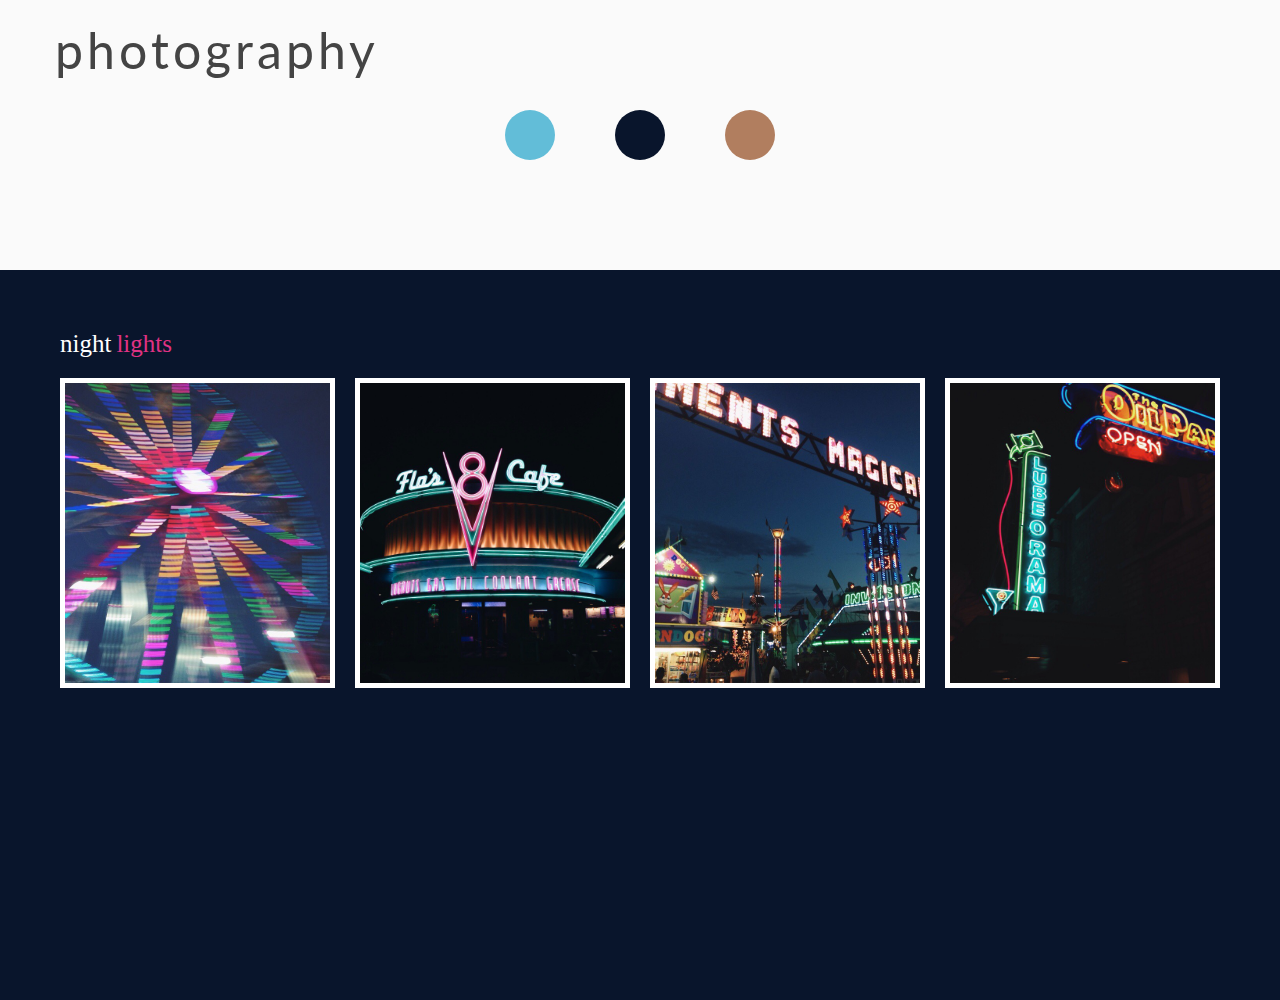
<file: photography.html>
<!doctype html>
<html>
    <head>
        <link rel="stylesheet" type="text/css" href="assets/css/style.css">
        <link href="https://fonts.googleapis.com/css?family=Lobster|Roboto|Lato:300" rel="stylesheet">
        <script type="text/javascript" src="http://code.jquery.com/jquery-1.11.3.min.js"></script>
        <script type="text/javascript" src="assets/js/script.js"></script>
  
   
        
    </head>
   <body>
   	<div id="wholecontainer">
   	<div id="top">
   	    <div id="photographyheader">photography</div>
   	    <div id=colorrow>
	   		<div id="lightblue"></div>
	   		<div id="night"></div>
	   		<div id="brown"></div>
	   	</div>
   	</div>
   	<div id="bottom">
   		<div id ="photoheader"> <div id="photoheader1">night</div><div id="photoheader2">   lights</div> </div>
   		<div class="row">
   			<div class="photo"> <img src="assets/images/night1.JPG" id="photo1" class="horizontal"></div> 
            <div class="photo"><img src="assets/images/night2.JPG" id="photo2" class="vertical"> </div>
            <div class="photo"> <img src="assets/images/night3.JPG" id="photo3" class="horizontal"> </div>
            <div class="photo"> <img src="assets/images/night4.JPG" id="photo4" class="vertical"> </div>
        </div>
   	</div>
   </div>





   </body>
</html>
</file>
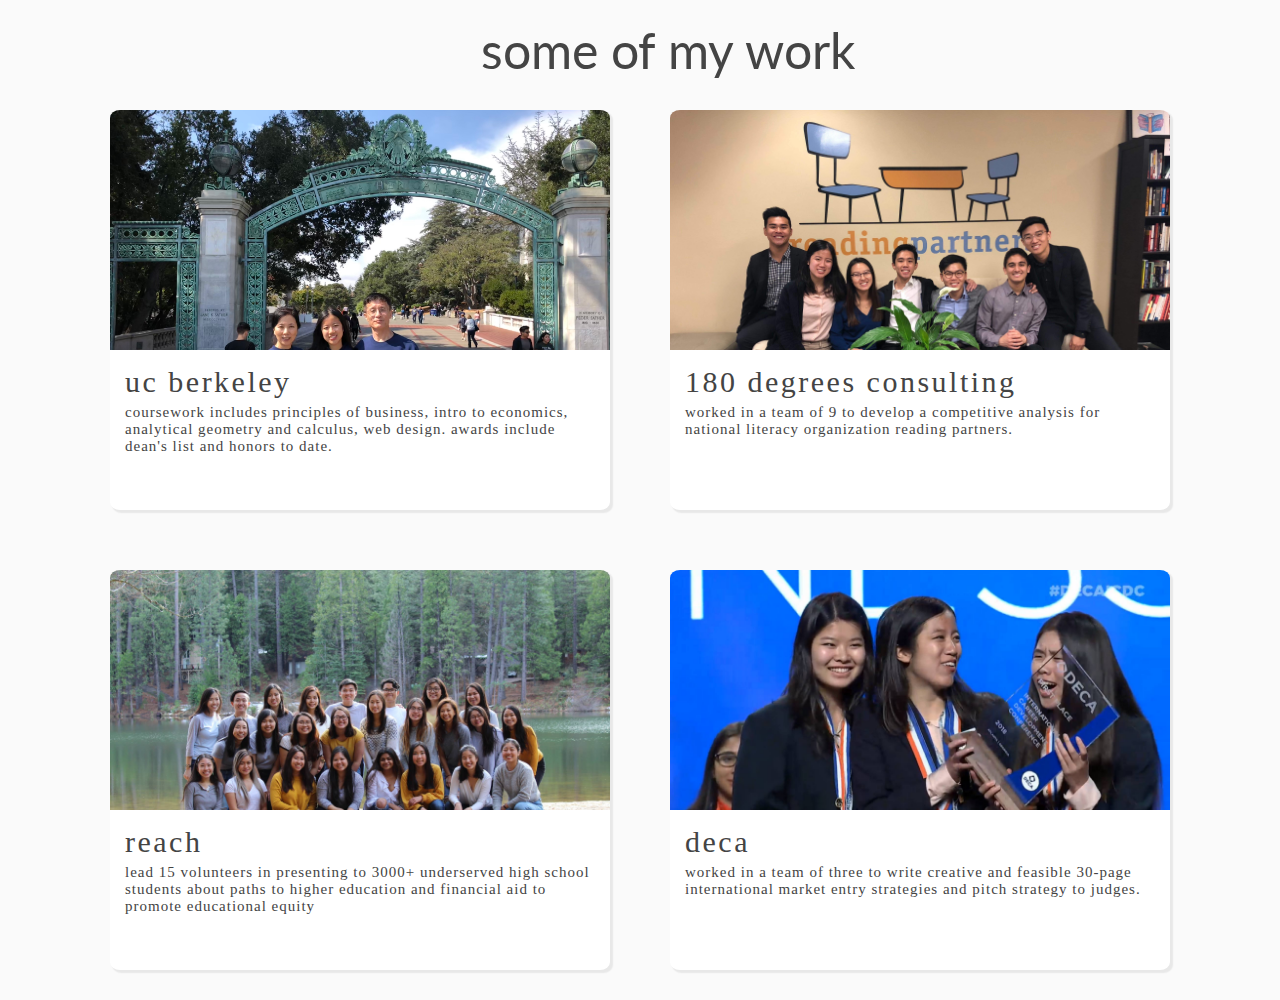
<file: projects.html>
<!doctype html>
<html>

<head>
        <link rel="stylesheet" type="text/css" href="assets/css/style.css">
        <link href="https://fonts.googleapis.com/css?family=Lobster|Roboto|Lato:300|Permanent+Marker" rel="stylesheet">
        <script type="text/javascript" src="http://code.jquery.com/jquery-1.11.3.min.js"></script>
         <script type="text/javascript" src="assets/js/script.js"></script>
</head>



<body>

	<div id="overallprojects">
		<div id= "projectsheader"> some of my work </div>

 	    <div id="projectscontainer">

	             <div class="column">
	                <div class="project">
	                	<div id= "projectimage1"></div>
	                	<div class="projecttext"><div class="projectname">uc berkeley</div>
	                		<div class="projectsummary">coursework includes principles of business, intro to economics, analytical geometry and calculus, web design. awards include dean's list and honors to date. </div></div>  
	                 </div>

	                <div class="project">  
	                	<div id= "projectimage2"></div>
	                	<div class="projecttext"><div class="projectname">reach</div>
	                		<div class="projectsummary">lead 15 volunteers in presenting to 3000+ underserved high school students about paths to higher education and financial aid to promote educational equity</div></div>
	                </div>


	            </div>
	            <div class="column">

	               <div class="project">
	                	<div id= "projectimage3"></div>
	                	<div class="projecttext"><div class="projectname">180 degrees consulting</div>
	                		<div class="projectsummary">worked in a team of 9 to develop a competitive analysis for national literacy organization reading partners.</div>
	                	</div>  
	                </div>

	                	<div class="project">
	                		<div id= "projectimage4"></div>
	                		<div class="projecttext"><div class="projectname">deca</div>
	                		<div class="projectsummary">worked in a team of three to write creative and feasible 30-page international market entry strategies and pitch strategy to judges.</div></div>
	                 </div>

	            </div>
	     </div>
 	</div>
 	 
 </body>
</html>
</file>
<file: assets/css/style.css>
body{
	background: #FAFAFA;
	color: #444444;
	font-family: avenir;
	margin: 0;
}

div{
	margin: 0;
}

a {
color: #CFCBCA;
  text-decoration: none; /* no underline */
}

a:hover{
	color: #A52934;
 	cursor: pointer;

}
/*photography css*/

#wholecontainer{
	display: flex;
	flex-direction: column;

}

#top{
	display: flex;
	flex-direction: column;
	height: 30vh;
}
#bottom{
	height: 70vh;
}

#photographyheader{
	font-size: 50px;
	font-family: 'Lato', sans-serif;
	margin-left: 55px;
	margin-top: 20px;
	letter-spacing: 4px;

 }

#colorrow{
	display: flex;
	flex-direction: row;
	justify-content: center;
}

#lightblue{
	height: 50px;
	width: 50px;
	background-color: #62BDD8;
	border-radius: 50%;
	margin: 30px;
}
#lightblue:hover {
	cursor:pointer;
}

#night{
	height: 50px;
	width: 50px;
	background-color: #09152C;
	border-radius: 50%;
	margin: 30px;
}

#night:hover {
	cursor:pointer;
}

#brown{
	height: 50px;
	width: 50px;
	background-color: #B17E5F;
	border-radius: 50%;
	margin: 30px;
}
#brown:hover {
	cursor: pointer;
}

#bottom{
	display: flex;
	flex-direction: column;
	background-color: #09152C;
	padding: 50px;
}
#photoheader{
	margin: 10px;
	display: flex;
	flex-direction: row;
	font-size: 20px;
}
#photoheader1{
	color: white;
	font-size: 25px;
}
#photoheader2{
	margin-left: 5px;
	color: #E03284;
	font-size: 25px;

}

.row{
	display: flex;
	flex-direction: row;
}
.horizontal{
 
	height: 300px;
 
}
.vertical{
	width: 300px;
}
.photo{
	height: 300px;
 	width: 300px;
 	overflow: hidden;
 	margin: 10px;
 	border-width: 5px;
 	border-style: solid;
 	border-color: white;
 	display: flex;
 	justify-content: center;
 	align-items: center;
  }

/*homepagecss*/
#entirecontainer{
	background-image: url("../images/watercolor.png");
	background-position: center center;
	background-size: contain;
	background-repeat: no-repeat;
	display: flex;
	flex-direction: row;
 }
 #leftnav{
 	display: flex;
 	flex-direction: row;
 	align-items: center;
 	justify-content: center;
  	width: 50px;
 	font-size: 50px;
 	margin: 30px;
  transform: rotate(90deg);
  }

 #rightnav{
 	display: flex;
 	flex-direction: row;
 	align-items: center;
 	justify-content: center;
  	width: 50px;
 	font-size: 50px;
 	 margin: 30px;

   transform: rotate(-90deg);
 }

#body{
	display: flex;
	flex-direction: row;
	height: 100vh;
	width: 100vw;
	justify-content: space-evenly;
}

#propic{
	height: 650px;
 }

 #text {
 	align-self: center;
 	color: #A52934;

 }

#name{
	background-color: white;
	border-radius: 3%;
	padding-left: 20px;
	padding-right: 20px;
	font-size: 50px;
	color: #A52934;
	font-family: 'Satisfy', cursive;
	letter-spacing: 2px;
 }
#profile{
	align-self: flex-end;
}
.navbar{
	font-size: 20px;

}
#aboutme{
	color: white;
	font-size: 20px;
	letter-spacing: 5px;
	height: 30px;
	display: block;
}



/*projects css*/
#entireprojectscontainer{
	display: flex;
	flex-direction: row;
}
#overallprojects{
	display:flex;
	flex-direction: column;
	align-items: center;
	justify-content: center;
 	background-color: #FAFAFA; 
	padding: 20px;
	box-shadow: 2.5px 2.5px 1.25px #E8E8E8;
	padding: 0px;
 }
#projectsheader{
	font-size: 50px;
	font-family: 'Lato', sans-serif;
	margin-left: 55px;
	margin-top: 20px;
 
}
#projectscontainer{
	display: flex;
	flex-direction: row;
   }

.column{
	display: flex;
	flex-direction: column;
}
.project{
   	height: 400px;
 	width: 500px;
 	margin: 30px;
  	box-shadow: 2.5px 2.5px 1.25px #E8E8E8;
  	background: white;
  	border-radius: 2% ;
  	overflow: hidden;
  }

#projectimage1{
   	height: 60%;
 	width: 100%;
 	background-image: url("../images/berkeley.jpg");
    background-size: cover;
  }
  #projectimage2{
   	height: 60%;
 	width: 100%;
 	background-image: url("../images/reach.jpg");
    background-size: cover;
  }

  #projectimage3{
   	height: 60%;
 	width: 100%;
 	background-image: url("../images/180.JPG");
    background-size: cover;
  }
  #projectimage4{
   	height: 60%;
 	width: 100%;
 	background-image: url("../images/deca.jpg");
    background-size: cover;
  }

.projecttext{
	margin: 15px;
 }
 .projectname{
 	font-size: 30px;
 	letter-spacing:2.5px;
   }
 .projectsummary{
 	margin-top: 5px;
 	letter-spacing: 1px;
 	font-size: 15px;
  }
</file>
